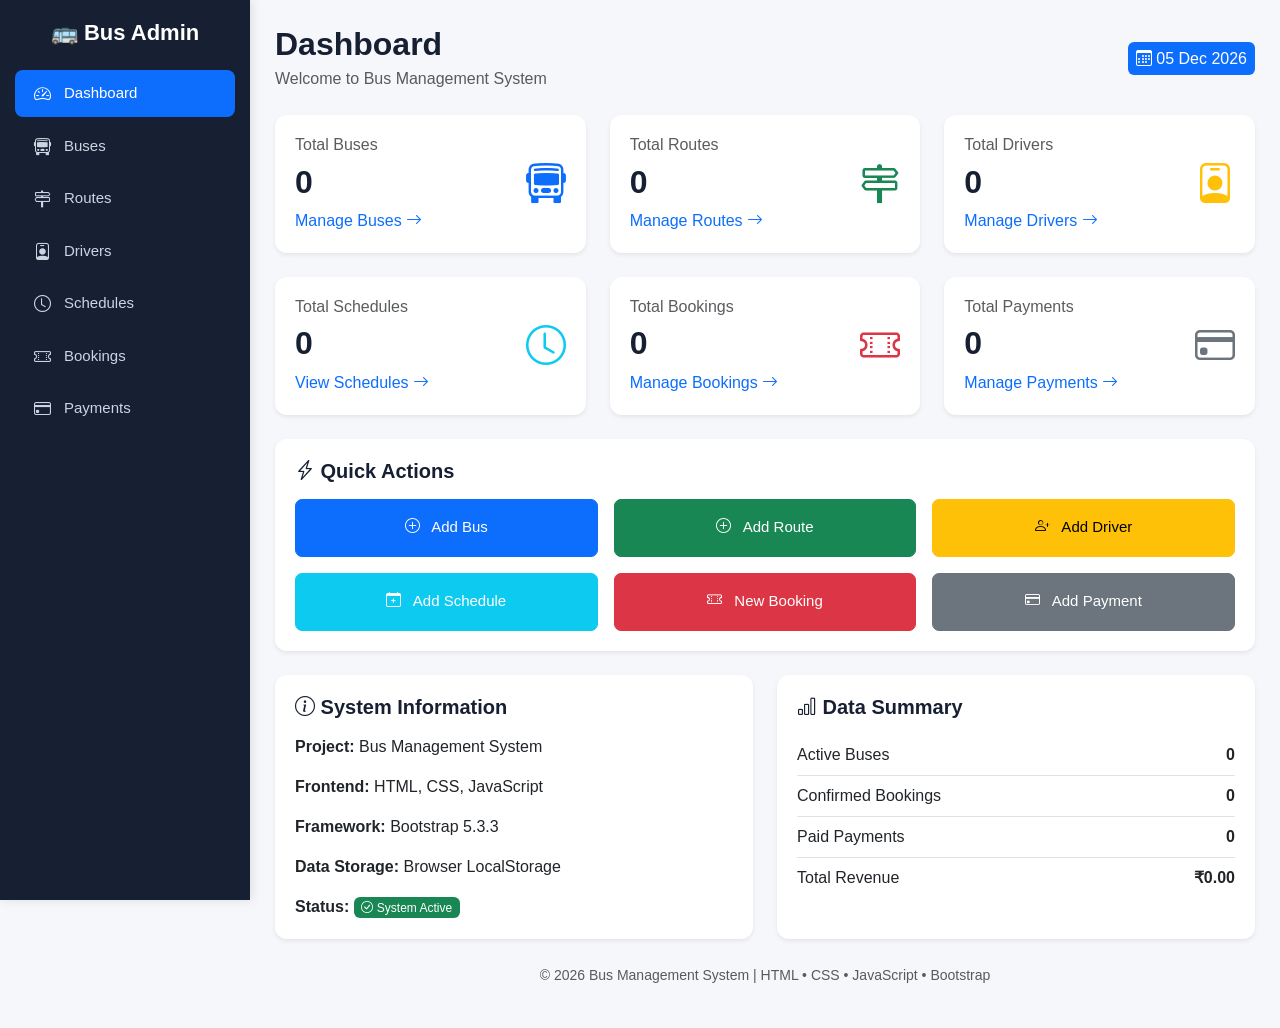
<file: index.html>
<!DOCTYPE html>
<html lang="en">

<head>

    <meta charset="UTF-8">

    <meta name="viewport" content="width=device-width, initial-scale=1.0">

    <title>Bus Management System - Dashboard</title>


    <!-- =====================================================
         BOOTSTRAP 5
    ====================================================== -->

    <link href="https://cdn.jsdelivr.net/npm/bootstrap@5.3.3/dist/css/bootstrap.min.css" rel="stylesheet">


    <!-- =====================================================
         BOOTSTRAP ICONS
    ====================================================== -->

    <link rel="stylesheet" href="https://cdn.jsdelivr.net/npm/bootstrap-icons@1.11.3/font/bootstrap-icons.min.css">


    <!-- =====================================================
         PROJECT CSS
    ====================================================== -->

    <link rel="stylesheet" href="css/style.css">

</head>


<body>


    <!-- =====================================================
         MAIN CONTAINER
    ====================================================== -->

    <div class="d-flex">


        <!-- =================================================
             SIDEBAR
        ================================================== -->

        <div class="sidebar">


            <!-- LOGO / TITLE -->

            <h3 class="text-center mb-4">
                🚌 Bus Admin
            </h3>


            <!-- =================================================
                 NAVIGATION
            ================================================== -->

            <a href="index.html" class="active">

                <i class="bi bi-speedometer2"></i>

                <span>
                    Dashboard
                </span>

            </a>


            <a href="buses.html">

                <i class="bi bi-bus-front"></i>

                <span>
                    Buses
                </span>

            </a>


            <a href="routes.html">

                <i class="bi bi-signpost-2"></i>

                <span>
                    Routes
                </span>

            </a>


            <a href="drivers.html">

                <i class="bi bi-person-badge"></i>

                <span>
                    Drivers
                </span>

            </a>


            <a href="schedules.html">

                <i class="bi bi-clock"></i>

                <span>
                    Schedules
                </span>

            </a>


            <a href="bookings.html">

                <i class="bi bi-ticket-perforated"></i>

                <span>
                    Bookings
                </span>

            </a>


            <a href="payments.html">

                <i class="bi bi-credit-card"></i>

                <span>
                    Payments
                </span>

            </a>


        </div>


        <!-- =================================================
             MAIN CONTENT
        ================================================== -->

        <div class="main-content">


            <!-- =================================================
                 HEADER
            ================================================== -->

            <div class="d-flex justify-content-between align-items-center mb-4">


                <div>

                    <h2 class="fw-bold mb-1">
                        Dashboard
                    </h2>

                    <p class="text-muted mb-0">
                        Welcome to Bus Management System
                    </p>

                </div>


                <!-- CURRENT DATE -->

                <div>

                    <span class="badge bg-primary fs-6 p-2">

                        <i class="bi bi-calendar3"></i>

                        <span id="currentDate">
                            Loading...
                        </span>

                    </span>

                </div>


            </div>


            <!-- =================================================
                 STATISTICS CARDS
            ================================================== -->

            <div class="row g-4 mb-4">


                <!-- =================================================
                     TOTAL BUSES
                ================================================== -->

                <div class="col-md-6 col-lg-4">

                    <div class="card shadow-sm border-0 h-100">

                        <div class="card-body">

                            <div class="d-flex justify-content-between align-items-center">

                                <div>

                                    <h6 class="text-muted mb-2">
                                        Total Buses
                                    </h6>

                                    <h2 class="fw-bold mb-2" id="totalBuses">
                                        0
                                    </h2>

                                    <a href="buses.html" class="text-decoration-none">

                                        Manage Buses

                                        <i class="bi bi-arrow-right"></i>

                                    </a>

                                </div>


                                <div class="fs-1 text-primary">

                                    <i class="bi bi-bus-front"></i>

                                </div>

                            </div>

                        </div>

                    </div>

                </div>


                <!-- =================================================
                     TOTAL ROUTES
                ================================================== -->

                <div class="col-md-6 col-lg-4">

                    <div class="card shadow-sm border-0 h-100">

                        <div class="card-body">

                            <div class="d-flex justify-content-between align-items-center">

                                <div>

                                    <h6 class="text-muted mb-2">
                                        Total Routes
                                    </h6>

                                    <h2 class="fw-bold mb-2" id="totalRoutes">
                                        0
                                    </h2>

                                    <a href="routes.html" class="text-decoration-none">

                                        Manage Routes

                                        <i class="bi bi-arrow-right"></i>

                                    </a>

                                </div>


                                <div class="fs-1 text-success">

                                    <i class="bi bi-signpost-2"></i>

                                </div>

                            </div>

                        </div>

                    </div>

                </div>


                <!-- =================================================
                     TOTAL DRIVERS
                ================================================== -->

                <div class="col-md-6 col-lg-4">

                    <div class="card shadow-sm border-0 h-100">

                        <div class="card-body">

                            <div class="d-flex justify-content-between align-items-center">

                                <div>

                                    <h6 class="text-muted mb-2">
                                        Total Drivers
                                    </h6>

                                    <h2 class="fw-bold mb-2" id="totalDrivers">
                                        0
                                    </h2>

                                    <a href="drivers.html" class="text-decoration-none">

                                        Manage Drivers

                                        <i class="bi bi-arrow-right"></i>

                                    </a>

                                </div>


                                <div class="fs-1 text-warning">

                                    <i class="bi bi-person-badge"></i>

                                </div>

                            </div>

                        </div>

                    </div>

                </div>


                <!-- =================================================
                     TOTAL SCHEDULES
                ================================================== -->

                <div class="col-md-6 col-lg-4">

                    <div class="card shadow-sm border-0 h-100">

                        <div class="card-body">

                            <div class="d-flex justify-content-between align-items-center">

                                <div>

                                    <h6 class="text-muted mb-2">
                                        Total Schedules
                                    </h6>

                                    <h2 class="fw-bold mb-2" id="totalSchedules">
                                        0
                                    </h2>

                                    <a href="schedules.html" class="text-decoration-none">

                                        View Schedules

                                        <i class="bi bi-arrow-right"></i>

                                    </a>

                                </div>


                                <div class="fs-1 text-info">

                                    <i class="bi bi-clock"></i>

                                </div>

                            </div>

                        </div>

                    </div>

                </div>


                <!-- =================================================
                     TOTAL BOOKINGS
                ================================================== -->

                <div class="col-md-6 col-lg-4">

                    <div class="card shadow-sm border-0 h-100">

                        <div class="card-body">

                            <div class="d-flex justify-content-between align-items-center">

                                <div>

                                    <h6 class="text-muted mb-2">
                                        Total Bookings
                                    </h6>

                                    <h2 class="fw-bold mb-2" id="totalBookings">
                                        0
                                    </h2>

                                    <a href="bookings.html" class="text-decoration-none">

                                        Manage Bookings

                                        <i class="bi bi-arrow-right"></i>

                                    </a>

                                </div>


                                <div class="fs-1 text-danger">

                                    <i class="bi bi-ticket-perforated"></i>

                                </div>

                            </div>

                        </div>

                    </div>

                </div>


                <!-- =================================================
                     TOTAL PAYMENTS
                ================================================== -->

                <div class="col-md-6 col-lg-4">

                    <div class="card shadow-sm border-0 h-100">

                        <div class="card-body">

                            <div class="d-flex justify-content-between align-items-center">

                                <div>

                                    <h6 class="text-muted mb-2">
                                        Total Payments
                                    </h6>

                                    <h2 class="fw-bold mb-2" id="totalPayments">
                                        0
                                    </h2>

                                    <a href="payments.html" class="text-decoration-none">

                                        Manage Payments

                                        <i class="bi bi-arrow-right"></i>

                                    </a>

                                </div>


                                <div class="fs-1 text-secondary">

                                    <i class="bi bi-credit-card"></i>

                                </div>

                            </div>

                        </div>

                    </div>

                </div>


            </div>


            <!-- =================================================
                 QUICK ACTIONS
            ================================================== -->

            <div class="card shadow-sm border-0 mb-4">

                <div class="card-body">


                    <h5 class="fw-bold mb-3">

                        <i class="bi bi-lightning-charge"></i> Quick Actions

                    </h5>


                    <div class="row g-3">


                        <!-- ADD BUS -->

                        <div class="col-md-4">

                            <a href="buses.html" class="btn btn-primary w-100 p-3">

                                <i class="bi bi-plus-circle me-2"></i> Add Bus

                            </a>

                        </div>


                        <!-- ADD ROUTE -->

                        <div class="col-md-4">

                            <a href="routes.html" class="btn btn-success w-100 p-3">

                                <i class="bi bi-plus-circle me-2"></i> Add Route

                            </a>

                        </div>


                        <!-- ADD DRIVER -->

                        <div class="col-md-4">

                            <a href="drivers.html" class="btn btn-warning w-100 p-3">

                                <i class="bi bi-person-plus me-2"></i> Add Driver

                            </a>

                        </div>


                        <!-- ADD SCHEDULE -->

                        <div class="col-md-4">

                            <a href="schedules.html" class="btn btn-info text-white w-100 p-3">

                                <i class="bi bi-calendar-plus me-2"></i> Add Schedule

                            </a>

                        </div>


                        <!-- NEW BOOKING -->

                        <div class="col-md-4">

                            <a href="bookings.html" class="btn btn-danger w-100 p-3">

                                <i class="bi bi-ticket-perforated me-2"></i> New Booking

                            </a>

                        </div>


                        <!-- ADD PAYMENT -->

                        <div class="col-md-4">

                            <a href="payments.html" class="btn btn-secondary w-100 p-3">

                                <i class="bi bi-credit-card me-2"></i> Add Payment

                            </a>

                        </div>


                    </div>

                </div>

            </div>


            <!-- =================================================
                 SYSTEM INFORMATION + DATA SUMMARY
            ================================================== -->

            <div class="row g-4">


                <!-- =================================================
                     SYSTEM INFORMATION
                ================================================== -->

                <div class="col-lg-6">

                    <div class="card shadow-sm border-0 h-100">

                        <div class="card-body">


                            <h5 class="fw-bold mb-3">

                                <i class="bi bi-info-circle"></i> System Information

                            </h5>


                            <div class="mb-3">

                                <strong>
                                    Project:
                                </strong> Bus Management System

                            </div>


                            <div class="mb-3">

                                <strong>
                                    Frontend:
                                </strong> HTML, CSS, JavaScript

                            </div>


                            <div class="mb-3">

                                <strong>
                                    Framework:
                                </strong> Bootstrap 5.3.3

                            </div>


                            <div class="mb-3">

                                <strong>
                                    Data Storage:
                                </strong> Browser LocalStorage

                            </div>


                            <div>

                                <strong>
                                    Status:
                                </strong>

                                <span class="badge bg-success">

                                    <i class="bi bi-check-circle"></i>

                                    System Active

                                </span>

                            </div>


                        </div>

                    </div>

                </div>


                <!-- =================================================
                     DATA SUMMARY
                ================================================== -->

                <div class="col-lg-6">

                    <div class="card shadow-sm border-0 h-100">

                        <div class="card-body">


                            <h5 class="fw-bold mb-3">

                                <i class="bi bi-bar-chart"></i> Data Summary

                            </h5>


                            <!-- ACTIVE BUSES -->

                            <div class="d-flex justify-content-between border-bottom py-2">

                                <span>
                                    Active Buses
                                </span>

                                <strong id="activeBuses">
                                    0
                                </strong>

                            </div>


                            <!-- CONFIRMED BOOKINGS -->

                            <div class="d-flex justify-content-between border-bottom py-2">

                                <span>
                                    Confirmed Bookings
                                </span>

                                <strong id="confirmedBookings">
                                    0
                                </strong>

                            </div>


                            <!-- PAID PAYMENTS -->

                            <div class="d-flex justify-content-between border-bottom py-2">

                                <span>
                                    Paid Payments
                                </span>

                                <strong id="paidPayments">
                                    0
                                </strong>

                            </div>


                            <!-- TOTAL REVENUE -->

                            <div class="d-flex justify-content-between py-2">

                                <span>
                                    Total Revenue
                                </span>

                                <strong id="totalRevenue">
                                    ₹0.00
                                </strong>

                            </div>


                        </div>

                    </div>

                </div>


            </div>


            <!-- =================================================
                 FOOTER
            ================================================== -->

            <div class="text-center text-muted mt-4 mb-3">

                <small>

                    © 2026 Bus Management System

                    |

                    HTML • CSS • JavaScript • Bootstrap

                </small>

            </div>


        </div>

    </div>


    <!-- =====================================================
         BOOTSTRAP JAVASCRIPT
    ====================================================== -->

    <script src="https://cdn.jsdelivr.net/npm/bootstrap@5.3.3/dist/js/bootstrap.bundle.min.js">
    </script>


    <!-- =====================================================
         DASHBOARD JAVASCRIPT
    ====================================================== -->

    <script src="js/dashboard.js"></script>


</body>

</html>
</file>
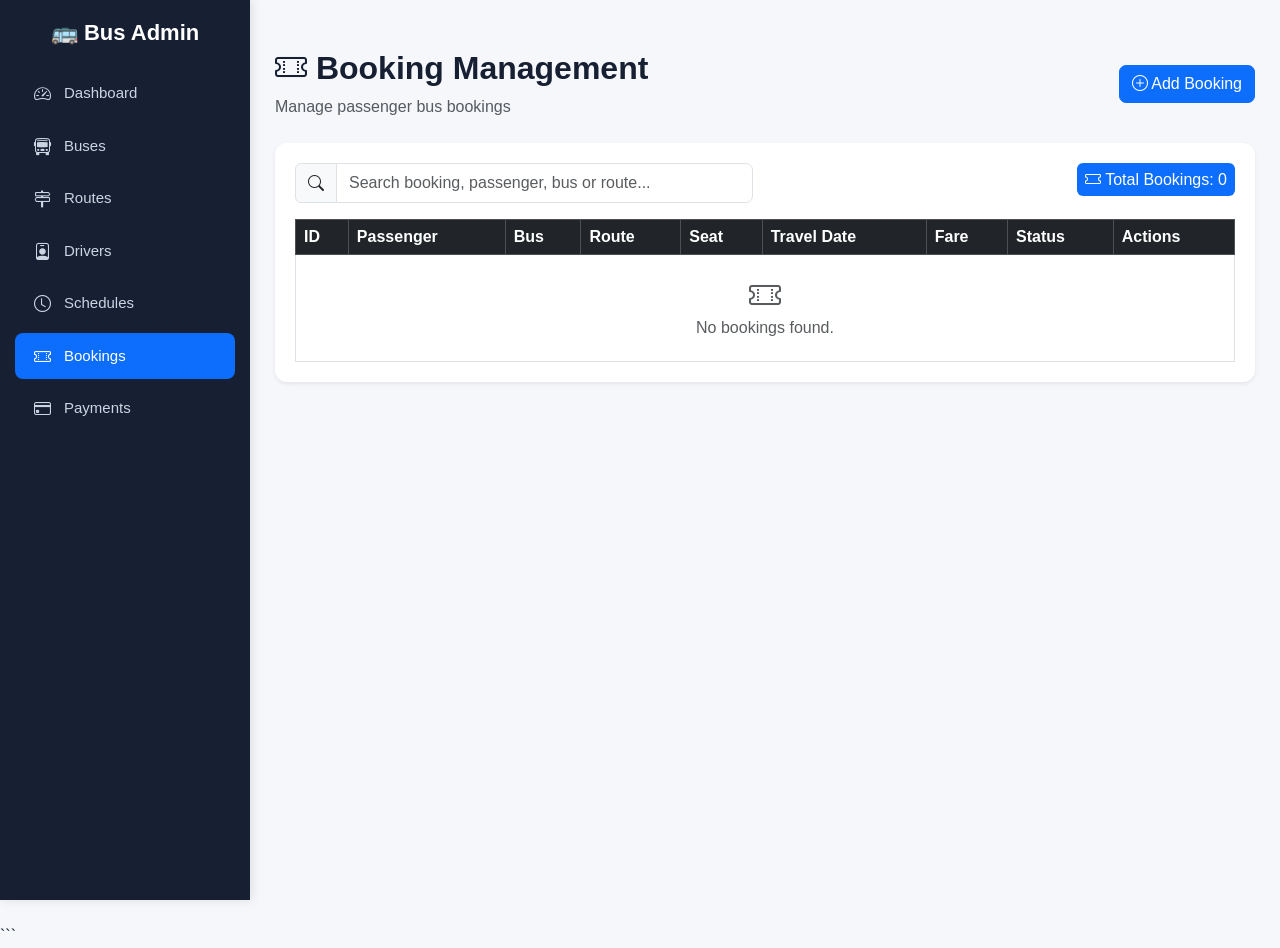
<file: bookings.html>
```html
<!DOCTYPE html>
<html lang="en">

<head>

    <meta charset="UTF-8">

    <meta name="viewport" content="width=device-width, initial-scale=1.0">

    <title>Booking Management - Bus Management System</title>


    <!-- Bootstrap 5 -->
    <link href="https://cdn.jsdelivr.net/npm/bootstrap@5.3.3/dist/css/bootstrap.min.css" rel="stylesheet">


    <!-- Bootstrap Icons -->
    <link rel="stylesheet" href="https://cdn.jsdelivr.net/npm/bootstrap-icons@1.11.3/font/bootstrap-icons.min.css">


    <!-- Project CSS -->
    <link rel="stylesheet" href="css/style.css">

</head>


<body>


    <!-- =====================================================
     MAIN LAYOUT
===================================================== -->

    <div class="d-flex">


        <!-- =================================================
         SIDEBAR
    ================================================== -->

        <div class="sidebar">

            <h3 class="text-center mb-4">
                🚌 Bus Admin
            </h3>


            <a href="index.html">

                <i class="bi bi-speedometer2"></i> Dashboard

            </a>


            <a href="buses.html">

                <i class="bi bi-bus-front"></i> Buses

            </a>


            <a href="routes.html">

                <i class="bi bi-signpost-2"></i> Routes

            </a>


            <a href="drivers.html">

                <i class="bi bi-person-badge"></i> Drivers

            </a>


            <a href="schedules.html">

                <i class="bi bi-clock"></i> Schedules

            </a>


            <a href="bookings.html" class="active">

                <i class="bi bi-ticket-perforated"></i> Bookings

            </a>


            <a href="payments.html">

                <i class="bi bi-credit-card"></i> Payments

            </a>

        </div>



        <!-- =================================================
         MAIN CONTENT
    ================================================== -->

        <div class="main-content">


            <!-- =================================================
             PAGE HEADER
        ================================================== -->

            <div class="d-flex justify-content-between align-items-center mb-4">

                <div>

                    <h2 class="fw-bold">

                        <i class="bi bi-ticket-perforated"></i> Booking Management

                    </h2>

                    <p class="text-muted mb-0">

                        Manage passenger bus bookings

                    </p>

                </div>


                <button type="button" class="btn btn-primary" data-bs-toggle="modal" data-bs-target="#bookingModal" onclick="clearBookingForm()">

                <i class="bi bi-plus-circle"></i>

                Add Booking

            </button>

            </div>



            <!-- =================================================
             BOOKING TABLE CARD
        ================================================== -->

            <div class="card shadow-sm border-0">

                <div class="card-body">


                    <!-- SEARCH -->

                    <div class="row mb-3">

                        <div class="col-md-6">

                            <div class="input-group">

                                <span class="input-group-text">

                                <i
                                    class="bi bi-search">
                                </i>

                            </span>


                                <input type="text" id="bookingSearch" class="form-control" placeholder="Search booking, passenger, bus or route..." onkeyup="searchBookings()">

                            </div>

                        </div>


                        <div class="col-md-6 text-md-end mt-2 mt-md-0">

                            <span class="badge bg-primary fs-6 p-2">

                            <i
                                class="bi bi-ticket">
                            </i>

                            Total Bookings:

                            <span id="bookingCount">
                                0
                            </span>

                            </span>

                        </div>

                    </div>



                    <!-- TABLE -->

                    <div class="table-responsive">

                        <table class="table table-hover table-bordered align-middle">

                            <thead class="table-dark">

                                <tr>

                                    <th>
                                        ID
                                    </th>

                                    <th>
                                        Passenger
                                    </th>

                                    <th>
                                        Bus
                                    </th>

                                    <th>
                                        Route
                                    </th>

                                    <th>
                                        Seat
                                    </th>

                                    <th>
                                        Travel Date
                                    </th>

                                    <th>
                                        Fare
                                    </th>

                                    <th>
                                        Status
                                    </th>

                                    <th>
                                        Actions
                                    </th>

                                </tr>

                            </thead>


                            <tbody id="bookingTable">

                            </tbody>

                        </table>

                    </div>

                </div>

            </div>

        </div>

    </div>



    <!-- =====================================================
     ADD / EDIT BOOKING MODAL
===================================================== -->

    <div class="modal fade" id="bookingModal" tabindex="-1" aria-hidden="true">


        <div class="modal-dialog modal-lg modal-dialog-centered">


            <div class="modal-content">


                <!-- MODAL HEADER -->

                <div class="modal-header">

                    <h5 class="modal-title fw-bold">

                        <i class="bi bi-ticket-perforated">
                    </i> Add / Edit Booking

                    </h5>


                    <button type="button" class="btn-close" data-bs-dismiss="modal" aria-label="Close">

                </button>

                </div>



                <!-- MODAL BODY -->

                <div class="modal-body">


                    <!-- HIDDEN ID -->

                    <input type="hidden" id="bookingId">



                    <!-- PASSENGER -->

                    <div class="mb-3">

                        <label for="passenger" class="form-label fw-semibold">

                        Passenger Name
                        <span class="text-danger">*</span>

                    </label>


                        <input type="text" id="passenger" class="form-control" placeholder="Enter passenger name" autocomplete="off">

                    </div>



                    <!-- BUS + ROUTE -->

                    <div class="row">


                        <div class="col-md-6 mb-3">

                            <label for="bookingBus" class="form-label fw-semibold">

                            Bus Number
                            <span class="text-danger">*</span>

                        </label>


                            <input type="text" id="bookingBus" class="form-control" placeholder="TN-01-AB-1234" autocomplete="off">

                        </div>



                        <div class="col-md-6 mb-3">

                            <label for="bookingRoute" class="form-label fw-semibold">

                            Route
                            <span class="text-danger">*</span>

                        </label>


                            <input type="text" id="bookingRoute" class="form-control" placeholder="Chennai - Pondicherry" autocomplete="off">

                        </div>

                    </div>



                    <!-- SEAT + DATE -->

                    <div class="row">


                        <div class="col-md-6 mb-3">

                            <label for="seat" class="form-label fw-semibold">

                            Seat Number

                        </label>


                            <input type="text" id="seat" class="form-control" placeholder="A12" autocomplete="off">

                        </div>



                        <div class="col-md-6 mb-3">

                            <label for="travelDate" class="form-label fw-semibold">

                            Travel Date

                        </label>


                            <input type="date" id="travelDate" class="form-control">

                        </div>

                    </div>



                    <!-- FARE + STATUS -->

                    <div class="row">


                        <div class="col-md-6 mb-3">

                            <label for="bookingFare" class="form-label fw-semibold">

                            Fare (₹)

                        </label>


                            <div class="input-group">

                                <span class="input-group-text">

                                ₹

                            </span>


                                <input type="number" id="bookingFare" class="form-control" placeholder="450" min="0" step="0.01">

                            </div>

                        </div>



                        <div class="col-md-6 mb-3">

                            <label for="bookingStatus" class="form-label fw-semibold">

                            Booking Status

                        </label>


                            <select id="bookingStatus" class="form-select">

                            <option value="Confirmed">
                                Confirmed
                            </option>

                            <option value="Pending">
                                Pending
                            </option>

                            <option value="Cancelled">
                                Cancelled
                            </option>

                        </select>

                        </div>

                    </div>


                </div>



                <!-- MODAL FOOTER -->

                <div class="modal-footer">


                    <button type="button" class="btn btn-secondary" data-bs-dismiss="modal">

                    <i
                        class="bi bi-x-circle">
                    </i>

                    Cancel

                </button>


                    <button type="button" class="btn btn-primary" onclick="saveBooking()">

                    <i
                        class="bi bi-check-circle">
                    </i>

                    Save Booking

                </button>

                </div>


            </div>

        </div>

    </div>



    <!-- =====================================================
     BOOTSTRAP JS
===================================================== -->

    <script src="https://cdn.jsdelivr.net/npm/bootstrap@5.3.3/dist/js/bootstrap.bundle.min.js">
    </script>



    <!-- =====================================================
     BOOKINGS JS
===================================================== -->

    <script src="js/bookings.js">
    </script>



    <!-- =====================================================
     BOOKING COUNT
===================================================== -->

    <script>
        document.addEventListener(
            "DOMContentLoaded",
            function() {

                updateBookingCount();

            }
        );


        function updateBookingCount() {

            const countElement =
                document.getElementById(
                    "bookingCount"
                );


            if (!countElement) {

                return;

            }


            try {

                const bookings =
                    JSON.parse(
                        localStorage.getItem(
                            "bookings"
                        )
                    ) || [];


                countElement.textContent =
                    Array.isArray(bookings) ?
                    bookings.length :
                    0;

            } catch (error) {

                console.error(
                    "Booking count error:",
                    error
                );

                countElement.textContent =
                    "0";

            }

        }
    </script>


</body>

</html>
```
</file>
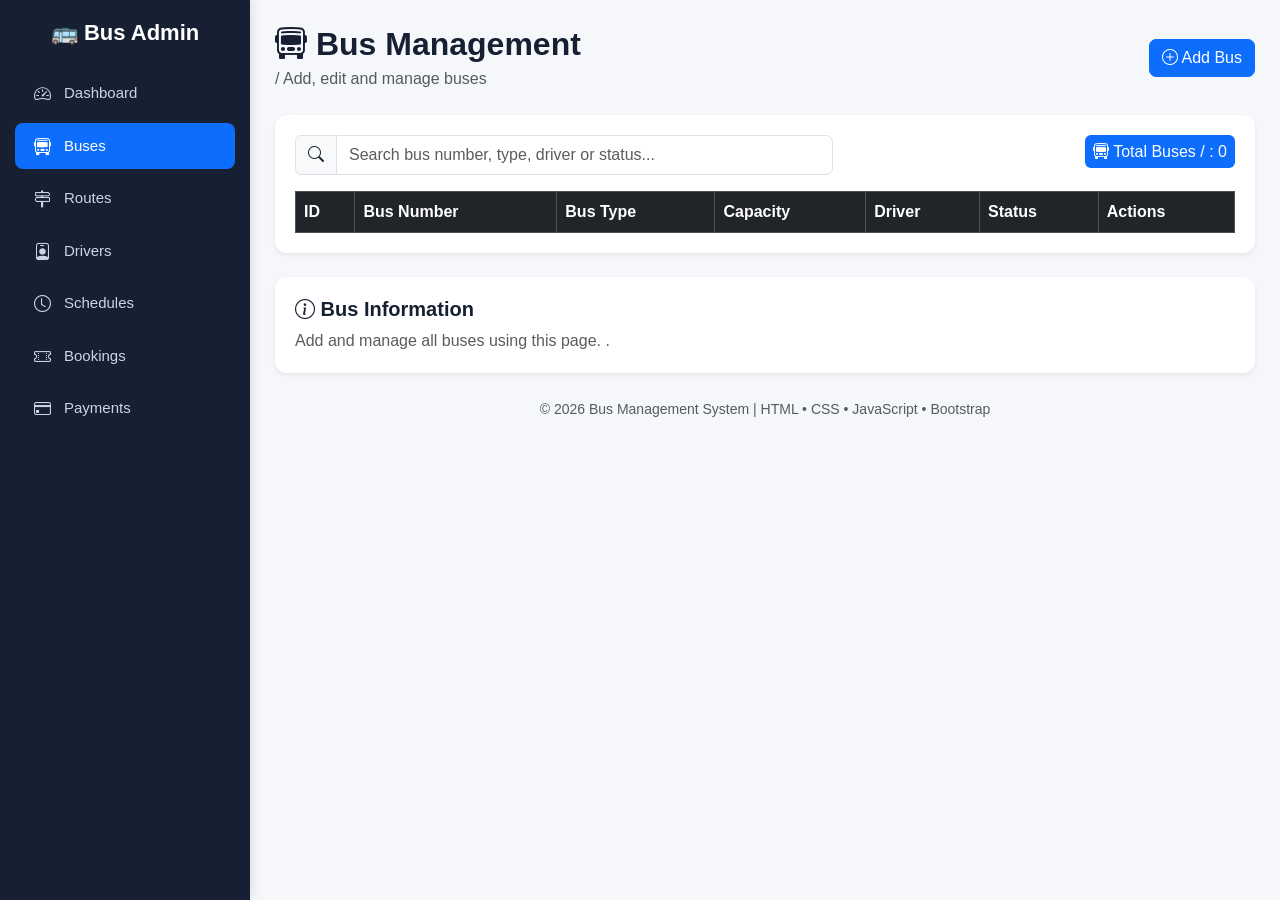
<file: buses.html>
<!DOCTYPE html>
<html lang="en">

<head>
    <meta charset="UTF-8">
    <meta name="viewport" content="width=device-width, initial-scale=1.0">

    <title>Bus Management - Bus Management System</title>

    <!-- Bootstrap 5 -->
    <link href="https://cdn.jsdelivr.net/npm/bootstrap@5.3.3/dist/css/bootstrap.min.css" rel="stylesheet">

    <!-- Bootstrap Icons -->
    <link rel="stylesheet" href="https://cdn.jsdelivr.net/npm/bootstrap-icons@1.11.3/font/bootstrap-icons.min.css">

    <!-- Project CSS -->
    <link rel="stylesheet" href="css/style.css">
</head>

<body>

    <!-- =====================================================
         MAIN LAYOUT
    ====================================================== -->

    <div class="d-flex">

        <!-- =================================================
             SIDEBAR
        ================================================== -->

        <div class="sidebar">

            <h3 class="text-center mb-4">
                🚌 Bus Admin
            </h3>

            <a href="index.html">
                <i class="bi bi-speedometer2"></i>
                <span>Dashboard</span>
            </a>

            <a href="buses.html" class="active">
                <i class="bi bi-bus-front"></i>
                <span>Buses</span>
            </a>

            <a href="routes.html">
                <i class="bi bi-signpost-2"></i>
                <span>Routes</span>
            </a>

            <a href="drivers.html">
                <i class="bi bi-person-badge"></i>
                <span>Drivers</span>
            </a>

            <a href="schedules.html">
                <i class="bi bi-clock"></i>
                <span>Schedules</span>
            </a>

            <a href="bookings.html">
                <i class="bi bi-ticket-perforated"></i>
                <span>Bookings</span>
            </a>

            <a href="payments.html">
                <i class="bi bi-credit-card"></i>
                <span>Payments</span>
            </a>

        </div>


        <!-- =================================================
             MAIN CONTENT
        ================================================== -->

        <div class="main-content">

            <!-- HEADER -->

            <div class="d-flex justify-content-between align-items-center mb-4">

                <div>

                    <h2 class="fw-bold mb-1">
                        <i class="bi bi-bus-front"></i> Bus Management
                    </h2>

                    <p class="text-muted mb-0">
                          / Add, edit and manage buses
                    </p>

                </div>

                <button type="button" class="btn btn-primary" data-bs-toggle="modal" data-bs-target="#busModal" onclick="clearBusForm()">

                    <i class="bi bi-plus-circle"></i>
                    Add Bus</button>

            </div>


            <!-- =================================================
                 BUS TABLE CARD
            ================================================== -->

            <div class="card shadow-sm border-0">

                <div class="card-body">

                    <!-- SEARCH + COUNT -->

                    <div class="row mb-3">

                        <div class="col-md-7">

                            <div class="input-group">

                                <span class="input-group-text">
                                    <i class="bi bi-search"></i>
                                </span>

                                <input type="text" id="busSearch" class="form-control" placeholder="Search bus number, type, driver or status..." onkeyup="searchBuses()">

                            </div>

                        </div>


                        <div class="col-md-5 text-md-end mt-2 mt-md-0">

                            <span class="badge bg-primary fs-6 p-2">

                                <i class="bi bi-bus-front"></i>

                                Total Buses /  :

                                <span id="busCount">
                                    0
                                </span>

                            </span>

                        </div>

                    </div>


                    <!-- =================================================
                         TABLE
                    ================================================== -->

                    <div class="table-responsive">

                        <table class="table table-hover table-bordered align-middle">

                            <thead class="table-dark">

                                <tr>

                                    <th>ID</th>

                                    <th>Bus Number</th>

                                    <th>Bus Type</th>

                                    <th>Capacity</th>

                                    <th>Driver</th>

                                    <th>Status</th>

                                    <th>Actions</th>

                                </tr>

                            </thead>

                            <tbody id="busTable">
                            </tbody>

                        </table>

                    </div>

                </div>

            </div>


            <!-- =================================================
                 INFORMATION CARD
            ================================================== -->

            <div class="card shadow-sm border-0 mt-4">

                <div class="card-body">

                    <h5 class="fw-bold">
                        <i class="bi bi-info-circle"></i> Bus Information</h5>

                    <p class="text-muted mb-0">
                        Add and manage all buses using this page.      .
                    </p>

                </div>

            </div>


            <!-- FOOTER -->

            <div class="text-center text-muted mt-4 mb-3">

                <small>
                    © 2026 Bus Management System
                    | HTML • CSS • JavaScript • Bootstrap
                </small>

            </div>

        </div>

    </div>


    <!-- =====================================================
         ADD / EDIT BUS MODAL
    ====================================================== -->

    <div class="modal fade" id="busModal" tabindex="-1" aria-hidden="true">

        <div class="modal-dialog modal-lg modal-dialog-centered">

            <div class="modal-content">

                <!-- MODAL HEADER -->

                <div class="modal-header">

                    <h5 class="modal-title fw-bold">

                        <i class="bi bi-bus-front"></i> Add / Edit Bus
                        <small class="text-muted">
                            </small>

                    </h5>

                    <button type="button" class="btn-close" data-bs-dismiss="modal" aria-label="Close">
                    </button>

                </div>


                <!-- MODAL BODY -->

                <div class="modal-body">

                    <!-- HIDDEN ID -->

                    <input type="hidden" id="busId">


                    <!-- BUS NUMBER -->

                    <div class="mb-3">

                        <label for="busNumber" class="form-label fw-semibold">

                            Bus Number<span class="text-danger">
                                *
                            </span>

                        </label>

                        <input type="text" id="busNumber" class="form-control" placeholder="TN-01-AB-1234" autocomplete="off">

                    </div>


                    <!-- BUS TYPE -->

                    <div class="mb-3">

                        <label for="busType" class="form-label fw-semibold">

                            Bus Type</label>

                        <select id="busType" class="form-select">

                            <option value="AC">
                                AC
                            </option>

                            <option value="Non-AC">
                                Non-AC
                            </option>

                            <option value="Volvo">
                                Volvo
                            </option>

                            <option value="Electric">
                                Electric
                            </option>

                        </select>

                    </div>


                    <!-- CAPACITY -->

                    <div class="mb-3">

                        <label for="capacity" class="form-label fw-semibold">

                            Capacity</label>

                        <input type="number" id="capacity" class="form-control" placeholder="50" min="1">

                    </div>


                    <!-- DRIVER -->

                    <div class="mb-3">

                        <label for="driver" class="form-label fw-semibold">

                            Driver Name</label>

                        <input type="text" id="driver" class="form-control" placeholder="Enter driver name /   " autocomplete="off">

                    </div>


                    <!-- STATUS -->

                    <div class="mb-3">

                        <label for="busStatus" class="form-label fw-semibold">

                            Status</label>

                        <select id="busStatus" class="form-select">

                            <option value="Active">
                                Active</option>

                            <option value="Inactive">
                                Inactive</option>

                            <option value="Maintenance">
                                Maintenance</option>

                        </select>

                    </div>

                </div>


                <!-- MODAL FOOTER -->

                <div class="modal-footer">

                    <button type="button" class="btn btn-secondary" data-bs-dismiss="modal">

                        <i class="bi bi-x-circle"></i>

                        Cancel</button>


                    <button type="button" class="btn btn-primary" onclick="saveBus()">

                        <i class="bi bi-check-circle"></i>

                        Save Bus</button>

                </div>

            </div>

        </div>

    </div>


    <!-- =====================================================
         BOOTSTRAP JS
    ====================================================== -->

    <script src="https://cdn.jsdelivr.net/npm/bootstrap@5.3.3/dist/js/bootstrap.bundle.min.js">
    </script>


    <!-- =====================================================
         APP JS
    ====================================================== -->

    <script src="app.js"></script>


    <!-- =====================================================
         BUS JS
    ====================================================== -->

    <script src="js/buses.js"></script>


    <!-- =====================================================
         BUS COUNT
    ====================================================== -->

    <script>
        function updateBusCount() {

            const countElement =
                document.getElementById("busCount");

            if (!countElement) {
                return;
            }

            try {

                const buses =
                    JSON.parse(
                        localStorage.getItem("buses")
                    ) || [];

                countElement.textContent =
                    Array.isArray(buses) ?
                    buses.length :
                    0;

            } catch (error) {

                console.error(
                    "Bus count error:",
                    error
                );

                countElement.textContent = "0";

            }

        }


        document.addEventListener(
            "DOMContentLoaded",
            function() {

                updateBusCount();

            }
        );


        window.addEventListener(
            "storage",
            function() {

                updateBusCount();

            }
        );
    </script>


</body>

</html>
</file>
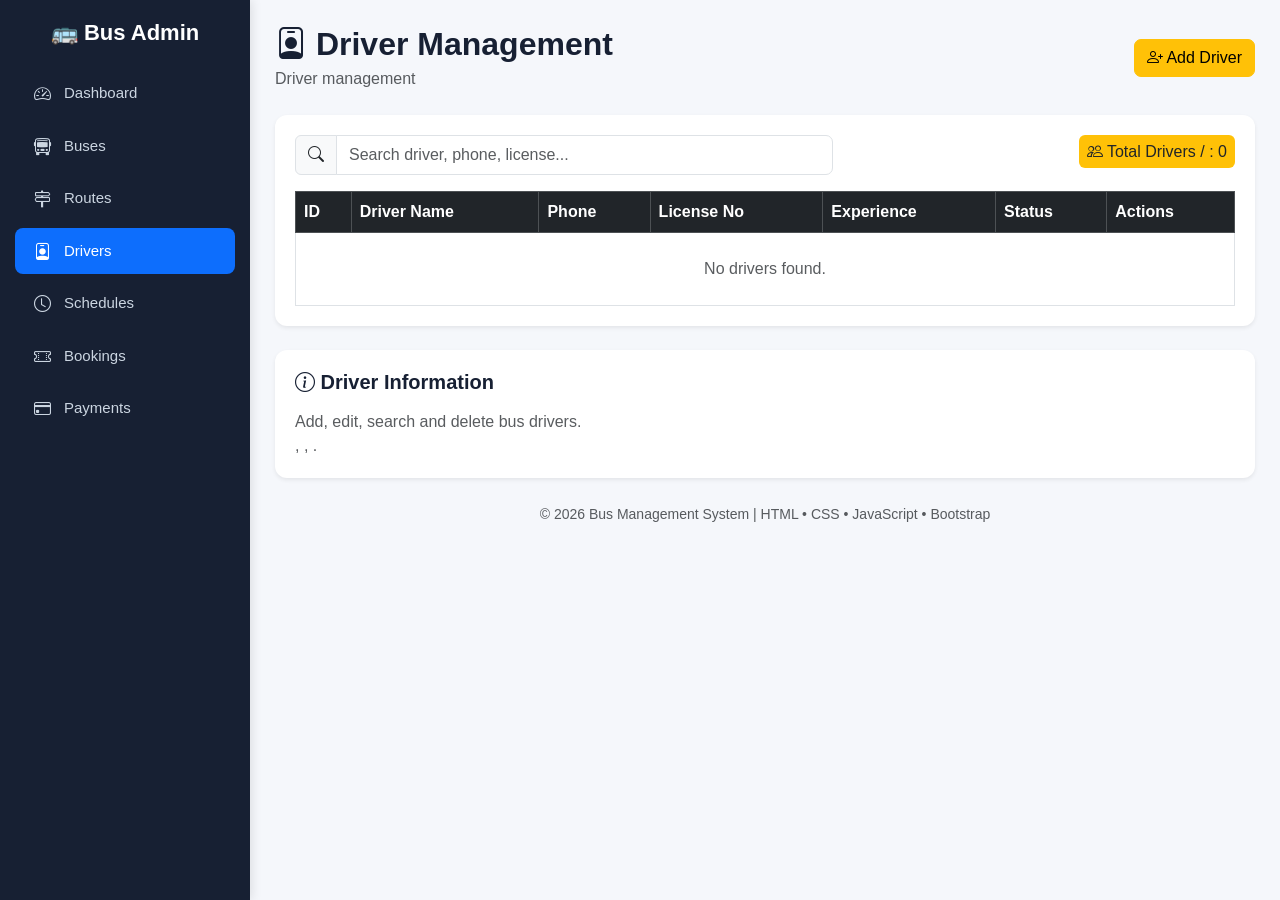
<file: drivers.html>
<!DOCTYPE html>
<html lang="en">

<head>

    <meta charset="UTF-8">

    <meta name="viewport" content="width=device-width, initial-scale=1.0">

    <title>Driver Management - Bus Management System</title>

    <!-- Bootstrap 5 -->
    <link href="https://cdn.jsdelivr.net/npm/bootstrap@5.3.3/dist/css/bootstrap.min.css" rel="stylesheet">

    <!-- Bootstrap Icons -->
    <link rel="stylesheet" href="https://cdn.jsdelivr.net/npm/bootstrap-icons@1.11.3/font/bootstrap-icons.min.css">

    <!-- Project CSS -->
    <link rel="stylesheet" href="css/style.css">

</head>


<body>

    <!-- =====================================================
         MAIN LAYOUT
    ====================================================== -->

    <div class="d-flex">


        <!-- =================================================
             SIDEBAR
        ================================================== -->

        <div class="sidebar">

            <h3 class="text-center mb-4">
                🚌 Bus Admin
            </h3>


            <a href="index.html">

                <i class="bi bi-speedometer2"></i>

                <span>Dashboard</span>

            </a>


            <a href="buses.html">

                <i class="bi bi-bus-front"></i>

                <span>Buses</span>

            </a>


            <a href="routes.html">

                <i class="bi bi-signpost-2"></i>

                <span>Routes</span>

            </a>


            <a href="drivers.html" class="active">

                <i class="bi bi-person-badge"></i>

                <span>Drivers</span>

            </a>


            <a href="schedules.html">

                <i class="bi bi-clock"></i>

                <span>Schedules</span>

            </a>


            <a href="bookings.html">

                <i class="bi bi-ticket-perforated"></i>

                <span>Bookings</span>

            </a>


            <a href="payments.html">

                <i class="bi bi-credit-card"></i>

                <span>Payments</span>

            </a>

        </div>


        <!-- =================================================
             MAIN CONTENT
        ================================================== -->

        <div class="main-content">


            <!-- =================================================
                 HEADER
            ================================================== -->

            <div class="d-flex justify-content-between align-items-center mb-4">

                <div>

                    <h2 class="fw-bold mb-1">

                        <i class="bi bi-person-badge"></i> Driver Management

                    </h2>


                    <p class="text-muted mb-0">

                        Driver management</p>

                </div>


                <button type="button" class="btn btn-warning" data-bs-toggle="modal" data-bs-target="#driverModal" onclick="clearDriverForm()">

                    <i class="bi bi-person-plus"></i>

                    Add Driver</button>

            </div>


            <!-- =================================================
                 DRIVER TABLE CARD
            ================================================== -->

            <div class="card shadow-sm border-0">

                <div class="card-body">


                    <!-- SEARCH -->

                    <div class="row mb-3">

                        <div class="col-md-7">

                            <div class="input-group">

                                <span class="input-group-text">

                                    <i class="bi bi-search"></i>

                                </span>


                                <input type="text" id="driverSearch" class="form-control" placeholder="Search driver, phone, license..." onkeyup="searchDrivers()">

                            </div>

                        </div>


                        <div class="col-md-5 text-md-end mt-2 mt-md-0">

                            <span class="badge bg-warning text-dark fs-6 p-2">

                                <i class="bi bi-people"></i>

                                Total Drivers /

                                 :

                                <span id="driverCount">

                                    0

                                </span>

                            </span>

                        </div>

                    </div>


                    <!-- =================================================
                         DRIVER TABLE
                    ================================================== -->

                    <div class="table-responsive">

                        <table class="table table-hover table-bordered align-middle">

                            <thead class="table-dark">

                                <tr>

                                    <th>
                                        ID
                                    </th>

                                    <th>
                                        Driver Name</th>

                                    <th>
                                        Phone</th>

                                    <th>
                                        License No</th>

                                    <th>
                                        Experience</th>

                                    <th>
                                        Status</th>

                                    <th>
                                        Actions</th>

                                </tr>

                            </thead>


                            <tbody id="driverTable">

                                <!-- JavaScript will load drivers -->

                            </tbody>

                        </table>

                    </div>

                </div>

            </div>


            <!-- =================================================
                 INFORMATION
            ================================================== -->

            <div class="card shadow-sm border-0 mt-4">

                <div class="card-body">

                    <h5 class="fw-bold mb-3">

                        <i class="bi bi-info-circle"></i> Driver Information</h5>


                    <p class="text-muted mb-0">

                        Add, edit, search and delete bus drivers.

                        <br>   , ,   .

                    </p>

                </div>

            </div>


            <!-- =================================================
                 FOOTER
            ================================================== -->

            <div class="text-center text-muted mt-4 mb-3">

                <small>

                    © 2026 Bus Management System

                    | HTML • CSS • JavaScript • Bootstrap

                </small>

            </div>


        </div>

    </div>


    <!-- =====================================================
         ADD / EDIT DRIVER MODAL
    ====================================================== -->

    <div class="modal fade" id="driverModal" tabindex="-1" aria-hidden="true">

        <div class="modal-dialog modal-lg modal-dialog-centered">

            <div class="modal-content">


                <!-- MODAL HEADER -->

                <div class="modal-header">

                    <h5 class="modal-title fw-bold">

                        <i class="bi bi-person-badge"></i> Add Driver

                        <small class="text-muted"></small>

                    </h5>


                    <button type="button" class="btn-close" data-bs-dismiss="modal" aria-label="Close">
                    </button>

                </div>


                <!-- MODAL BODY -->

                <div class="modal-body">


                    <!-- DRIVER ID -->

                    <input type="hidden" id="driverId">


                    <!-- DRIVER NAME -->

                    <div class="mb-3">

                        <label for="driverName" class="form-label fw-semibold">

                            Driver Name<span class="text-danger">
                                *
                            </span>

                        </label>


                        <input type="text" id="driverName" class="form-control" placeholder="Enter driver name" autocomplete="off">

                    </div>


                    <!-- PHONE -->

                    <div class="mb-3">

                        <label for="phone" class="form-label fw-semibold">

                            Phone Number<span class="text-danger">
                                *
                            </span>

                        </label>


                        <input type="tel" id="phone" class="form-control" placeholder="9876543210" maxlength="10" autocomplete="off">

                    </div>


                    <!-- LICENSE -->

                    <div class="mb-3">

                        <label for="licenseNumber" class="form-label fw-semibold">

                            License Number<span class="text-danger">
                                *
                            </span>

                        </label>


                        <input type="text" id="licenseNumber" class="form-control" placeholder="TN01 20260012345" autocomplete="off">

                    </div>


                    <!-- EXPERIENCE -->

                    <div class="mb-3">

                        <label for="experience" class="form-label fw-semibold">

                            Experience (Years) /

                             ()

                        </label>


                        <input type="number" id="experience" class="form-control" placeholder="5" min="0" step="1">

                    </div>


                    <!-- STATUS -->

                    <div class="mb-3">

                        <label for="driverStatus" class="form-label fw-semibold">

                            Status</label>


                        <select id="driverStatus" class="form-select">

                            <option value="Active">

                                Active</option>


                            <option value="Inactive">

                                Inactive</option>

                        </select>

                    </div>


                </div>


                <!-- MODAL FOOTER -->

                <div class="modal-footer">


                    <button type="button" class="btn btn-secondary" data-bs-dismiss="modal">

                        <i class="bi bi-x-circle"></i>

                        Cancel</button>


                    <button type="button" class="btn btn-warning" onclick="saveDriver()">

                        <i class="bi bi-check-circle"></i>

                        Save Driver</button>

                </div>

            </div>

        </div>

    </div>


    <!-- =====================================================
         BOOTSTRAP JS
    ====================================================== -->

    <script src="https://cdn.jsdelivr.net/npm/bootstrap@5.3.3/dist/js/bootstrap.bundle.min.js">
    </script>


    <!-- =====================================================
         APP JS
    ====================================================== -->

    <script src="app.js"></script>


    <!-- =====================================================
         DRIVERS JS
    ====================================================== -->

    <script src="js/drivers.js"></script>


</body>

</html>
</file>
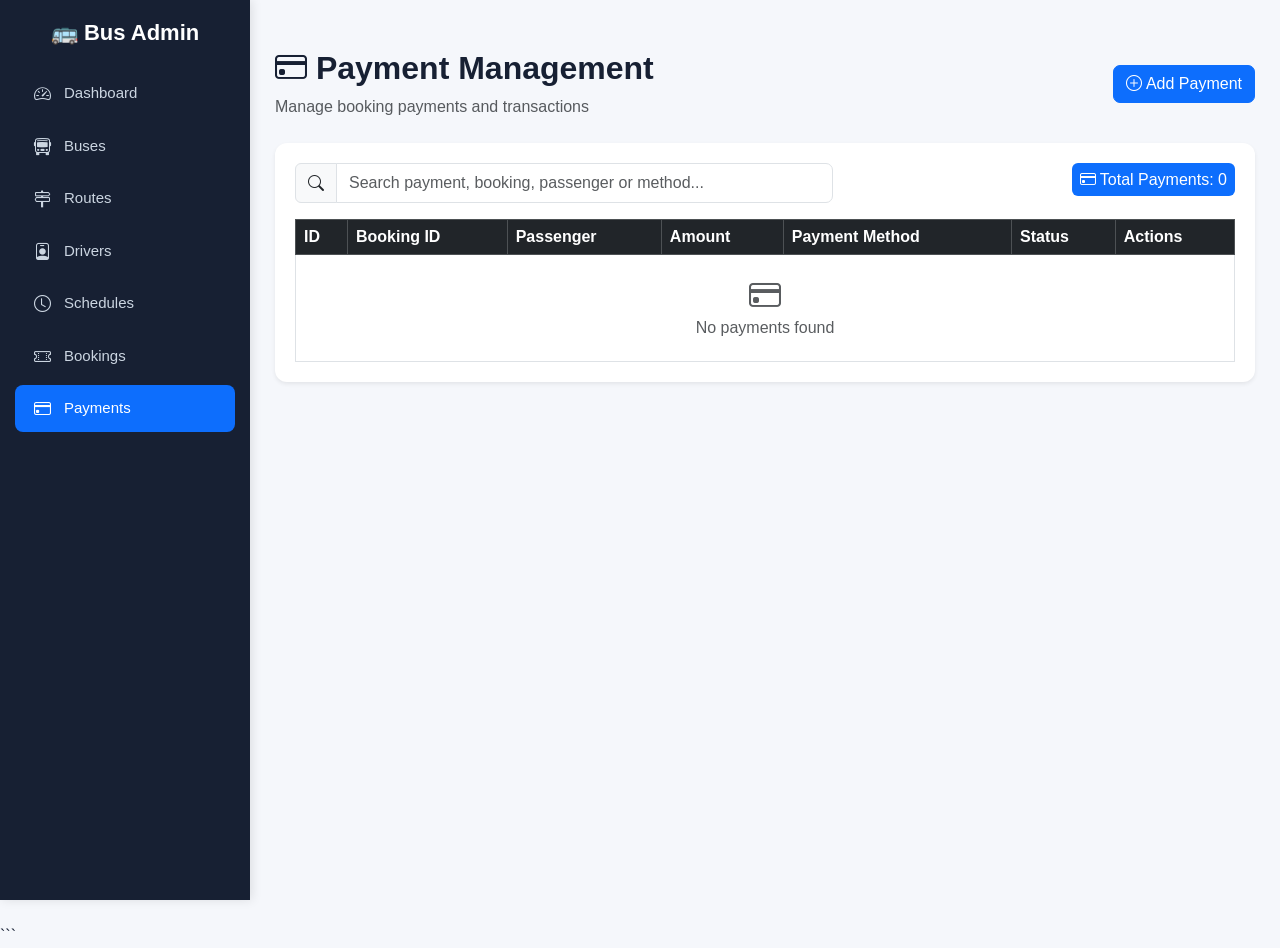
<file: payments.html>
```html
<!DOCTYPE html>
<html lang="en">

<head>

    <meta charset="UTF-8">

    <meta name="viewport" content="width=device-width, initial-scale=1.0">

    <title>Payment Management - Bus Management System</title>


    <!-- Bootstrap 5 -->
    <link href="https://cdn.jsdelivr.net/npm/bootstrap@5.3.3/dist/css/bootstrap.min.css" rel="stylesheet">


    <!-- Bootstrap Icons -->
    <link rel="stylesheet" href="https://cdn.jsdelivr.net/npm/bootstrap-icons@1.11.3/font/bootstrap-icons.min.css">


    <!-- Project CSS -->
    <link rel="stylesheet" href="css/style.css">

</head>


<body>


    <!-- =====================================================
     MAIN LAYOUT
===================================================== -->

    <div class="d-flex">


        <!-- =================================================
         SIDEBAR
    ================================================== -->

        <div class="sidebar">

            <h3 class="text-center mb-4">
                🚌 Bus Admin
            </h3>


            <a href="index.html">

                <i class="bi bi-speedometer2"></i> Dashboard

            </a>


            <a href="buses.html">

                <i class="bi bi-bus-front"></i> Buses

            </a>


            <a href="routes.html">

                <i class="bi bi-signpost-2"></i> Routes

            </a>


            <a href="drivers.html">

                <i class="bi bi-person-badge"></i> Drivers

            </a>


            <a href="schedules.html">

                <i class="bi bi-clock"></i> Schedules

            </a>


            <a href="bookings.html">

                <i class="bi bi-ticket-perforated"></i> Bookings

            </a>


            <a href="payments.html" class="active">

                <i class="bi bi-credit-card"></i> Payments

            </a>

        </div>



        <!-- =================================================
         MAIN CONTENT
    ================================================== -->

        <div class="main-content">


            <!-- =================================================
             PAGE HEADER
        ================================================== -->

            <div class="d-flex justify-content-between align-items-center mb-4">

                <div>

                    <h2 class="fw-bold">

                        <i class="bi bi-credit-card"></i> Payment Management

                    </h2>

                    <p class="text-muted mb-0">

                        Manage booking payments and transactions

                    </p>

                </div>


                <button type="button" class="btn btn-primary" data-bs-toggle="modal" data-bs-target="#paymentModal" onclick="clearPaymentForm()">

                <i class="bi bi-plus-circle"></i>

                Add Payment

            </button>

            </div>



            <!-- =================================================
             PAYMENT TABLE CARD
        ================================================== -->

            <div class="card shadow-sm border-0">

                <div class="card-body">


                    <!-- SEARCH + COUNT -->

                    <div class="row mb-3">


                        <div class="col-md-7">

                            <div class="input-group">

                                <span class="input-group-text">

                                <i
                                    class="bi bi-search">
                                </i>

                            </span>


                                <input type="text" id="paymentSearch" class="form-control" placeholder="Search payment, booking, passenger or method..." onkeyup="searchPayments()">

                            </div>

                        </div>


                        <div class="col-md-5 text-md-end mt-2 mt-md-0">

                            <span class="badge bg-primary fs-6 p-2">

                            <i class="bi bi-credit-card"></i>

                            Total Payments:

                            <span id="paymentCount">
                                0
                            </span>

                            </span>

                        </div>

                    </div>



                    <!-- =================================================
                     PAYMENT TABLE
                ================================================== -->

                    <div class="table-responsive">

                        <table class="table table-hover table-bordered align-middle">

                            <thead class="table-dark">

                                <tr>

                                    <th>
                                        ID
                                    </th>

                                    <th>
                                        Booking ID
                                    </th>

                                    <th>
                                        Passenger
                                    </th>

                                    <th>
                                        Amount
                                    </th>

                                    <th>
                                        Payment Method
                                    </th>

                                    <th>
                                        Status
                                    </th>

                                    <th>
                                        Actions
                                    </th>

                                </tr>

                            </thead>


                            <tbody id="paymentTable">

                            </tbody>

                        </table>

                    </div>

                </div>

            </div>

        </div>

    </div>



    <!-- =====================================================
     ADD / EDIT PAYMENT MODAL
===================================================== -->

    <div class="modal fade" id="paymentModal" tabindex="-1" aria-hidden="true">


        <div class="modal-dialog modal-lg modal-dialog-centered">


            <div class="modal-content">


                <!-- MODAL HEADER -->

                <div class="modal-header">

                    <h5 class="modal-title fw-bold">

                        <i class="bi bi-credit-card">
                    </i> Add / Edit Payment

                    </h5>


                    <button type="button" class="btn-close" data-bs-dismiss="modal" aria-label="Close">

                </button>

                </div>



                <!-- =================================================
                 MODAL BODY
            ================================================== -->

                <div class="modal-body">


                    <!-- HIDDEN PAYMENT ID -->

                    <input type="hidden" id="paymentId">



                    <!-- BOOKING ID -->

                    <div class="mb-3">

                        <label for="paymentBooking" class="form-label fw-semibold">

                        Booking ID

                        <span class="text-danger">
                            *
                        </span>

                    </label>


                        <input type="text" id="paymentBooking" class="form-control" placeholder="Enter Booking ID" autocomplete="off">

                    </div>



                    <!-- PASSENGER -->

                    <div class="mb-3">

                        <label for="paymentPassenger" class="form-label fw-semibold">

                        Passenger Name

                    </label>


                        <input type="text" id="paymentPassenger" class="form-control" placeholder="Enter passenger name" autocomplete="off">

                    </div>



                    <!-- AMOUNT -->

                    <div class="mb-3">

                        <label for="amount" class="form-label fw-semibold">

                        Amount

                        <span class="text-danger">
                            *
                        </span>

                    </label>


                        <div class="input-group">

                            <span class="input-group-text">

                            ₹

                        </span>


                            <input type="number" id="amount" class="form-control" placeholder="450" min="1" step="0.01">

                        </div>

                    </div>



                    <!-- PAYMENT METHOD -->

                    <div class="mb-3">

                        <label for="paymentMethod" class="form-label fw-semibold">

                        Payment Method

                    </label>


                        <select id="paymentMethod" class="form-select">

                        <option value="Cash">
                            Cash
                        </option>

                        <option value="UPI">
                            UPI
                        </option>

                        <option value="Credit Card">
                            Credit Card
                        </option>

                        <option value="Debit Card">
                            Debit Card
                        </option>

                        <option value="Net Banking">
                            Net Banking
                        </option>

                    </select>

                    </div>



                    <!-- PAYMENT STATUS -->

                    <div class="mb-3">

                        <label for="paymentStatus" class="form-label fw-semibold">

                        Payment Status

                    </label>


                        <select id="paymentStatus" class="form-select">

                        <option value="Paid">
                            Paid
                        </option>

                        <option value="Pending">
                            Pending
                        </option>

                        <option value="Refunded">
                            Refunded
                        </option>

                        <option value="Failed">
                            Failed
                        </option>

                    </select>

                    </div>


                </div>



                <!-- =================================================
                 MODAL FOOTER
            ================================================== -->

                <div class="modal-footer">


                    <button type="button" class="btn btn-secondary" data-bs-dismiss="modal">

                    <i
                        class="bi bi-x-circle">
                    </i>

                    Cancel

                </button>


                    <button type="button" class="btn btn-primary" onclick="savePayment()">

                    <i
                        class="bi bi-check-circle">
                    </i>

                    Save Payment

                </button>

                </div>


            </div>

        </div>

    </div>



    <!-- =====================================================
     BOOTSTRAP JS
===================================================== -->

    <script src="https://cdn.jsdelivr.net/npm/bootstrap@5.3.3/dist/js/bootstrap.bundle.min.js">
    </script>



    <!-- =====================================================
     PAYMENT JS
===================================================== -->

    <script src="js/payments.js">
    </script>



    <!-- =====================================================
     PAYMENT COUNT
===================================================== -->

    <script>
        document.addEventListener(
            "DOMContentLoaded",
            function() {

                updatePaymentCount();

            }
        );


        function updatePaymentCount() {

            const countElement =
                document.getElementById(
                    "paymentCount"
                );


            if (!countElement) {

                return;

            }


            try {

                const payments =
                    JSON.parse(
                        localStorage.getItem(
                            "payments"
                        )
                    ) || [];


                countElement.textContent =
                    Array.isArray(payments) ?
                    payments.length :
                    0;

            } catch (error) {

                console.error(
                    "Payment count error:",
                    error
                );

                countElement.textContent =
                    "0";

            }

        }
    </script>


</body>

</html>
```
</file>
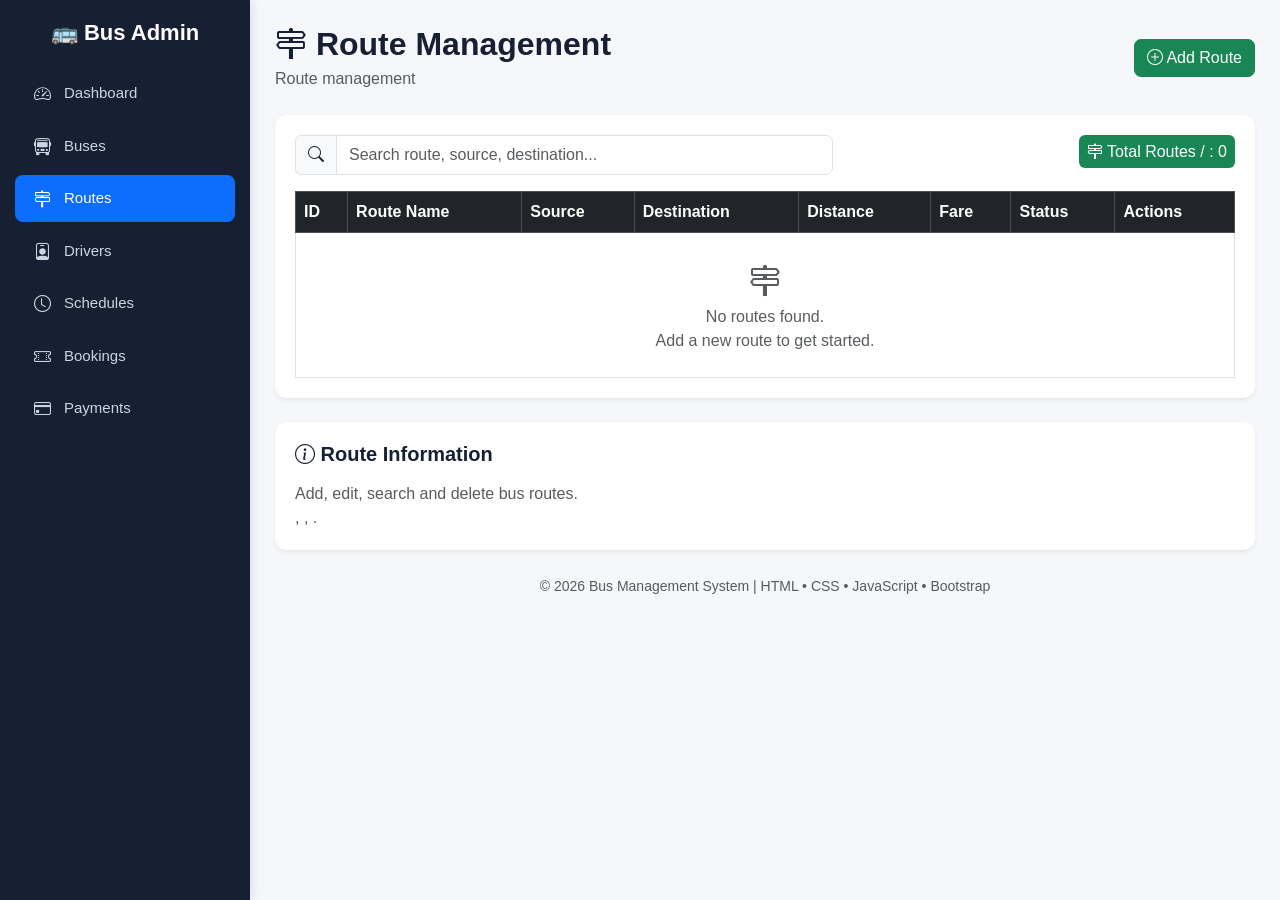
<file: routes.html>
<!DOCTYPE html>
<html lang="en">

<head>

    <meta charset="UTF-8">

    <meta name="viewport" content="width=device-width, initial-scale=1.0">

    <title>Route Management - Bus Management System</title>

    <!-- Bootstrap 5 -->
    <link href="https://cdn.jsdelivr.net/npm/bootstrap@5.3.3/dist/css/bootstrap.min.css" rel="stylesheet">

    <!-- Bootstrap Icons -->
    <link rel="stylesheet" href="https://cdn.jsdelivr.net/npm/bootstrap-icons@1.11.3/font/bootstrap-icons.min.css">

    <!-- Project CSS -->
    <link rel="stylesheet" href="css/style.css">

</head>


<body>


    <!-- =====================================================
         MAIN LAYOUT
    ====================================================== -->

    <div class="d-flex">


        <!-- =================================================
             SIDEBAR
        ================================================== -->

        <div class="sidebar">

            <h3 class="text-center mb-4">
                🚌 Bus Admin
            </h3>


            <a href="index.html">

                <i class="bi bi-speedometer2"></i>

                <span>Dashboard</span>

            </a>


            <a href="buses.html">

                <i class="bi bi-bus-front"></i>

                <span>Buses</span>

            </a>


            <a href="routes.html" class="active">

                <i class="bi bi-signpost-2"></i>

                <span>Routes</span>

            </a>


            <a href="drivers.html">

                <i class="bi bi-person-badge"></i>

                <span>Drivers</span>

            </a>


            <a href="schedules.html">

                <i class="bi bi-clock"></i>

                <span>Schedules</span>

            </a>


            <a href="bookings.html">

                <i class="bi bi-ticket-perforated"></i>

                <span>Bookings</span>

            </a>


            <a href="payments.html">

                <i class="bi bi-credit-card"></i>

                <span>Payments</span>

            </a>

        </div>


        <!-- =================================================
             MAIN CONTENT
        ================================================== -->

        <div class="main-content">


            <!-- =================================================
                 HEADER
            ================================================== -->

            <div class="d-flex justify-content-between align-items-center mb-4">

                <div>

                    <h2 class="fw-bold mb-1">

                        <i class="bi bi-signpost-2"></i> Route Management

                    </h2>


                    <p class="text-muted mb-0">

                        Route management</p>

                </div>


                <button type="button" class="btn btn-success" data-bs-toggle="modal" data-bs-target="#routeModal" onclick="clearRouteForm()">

                    <i class="bi bi-plus-circle"></i>

                    Add Route</button>

            </div>


            <!-- =================================================
                 ROUTE TABLE CARD
            ================================================== -->

            <div class="card shadow-sm border-0">

                <div class="card-body">


                    <!-- SEARCH -->

                    <div class="row mb-3">

                        <div class="col-md-7">

                            <div class="input-group">

                                <span class="input-group-text">

                                    <i class="bi bi-search"></i>

                                </span>


                                <input type="text" id="routeSearch" class="form-control" placeholder="Search route, source, destination..." onkeyup="searchRoutes()">

                            </div>

                        </div>


                        <div class="col-md-5 text-md-end mt-2 mt-md-0">

                            <span class="badge bg-success fs-6 p-2">

                                <i class="bi bi-signpost-2"></i>

                                Total Routes /

                                 :

                                <span id="routeCount">

                                    0

                                </span>

                            </span>

                        </div>

                    </div>


                    <!-- =================================================
                         TABLE
                    ================================================== -->

                    <div class="table-responsive">

                        <table class="table table-hover table-bordered align-middle">

                            <thead class="table-dark">

                                <tr>

                                    <th>
                                        ID
                                    </th>

                                    <th>
                                        Route Name</th>

                                    <th>
                                        Source</th>

                                    <th>
                                        Destination</th>

                                    <th>
                                        Distance</th>

                                    <th>
                                        Fare</th>

                                    <th>
                                        Status</th>

                                    <th>
                                        Actions</th>

                                </tr>

                            </thead>


                            <tbody id="routeTable">

                                <!-- JavaScript will load routes -->

                            </tbody>

                        </table>

                    </div>

                </div>

            </div>


            <!-- =================================================
                 INFORMATION CARD
            ================================================== -->

            <div class="card shadow-sm border-0 mt-4">

                <div class="card-body">

                    <h5 class="fw-bold mb-3">

                        <i class="bi bi-info-circle"></i> Route Information</h5>


                    <p class="text-muted mb-0">

                        Add, edit, search and delete bus routes.

                        <br>   , ,   .

                    </p>

                </div>

            </div>


            <!-- =================================================
                 FOOTER
            ================================================== -->

            <div class="text-center text-muted mt-4 mb-3">

                <small>

                    © 2026 Bus Management System

                    | HTML • CSS • JavaScript • Bootstrap

                </small>

            </div>


        </div>

    </div>


    <!-- =====================================================
         ADD / EDIT ROUTE MODAL
    ====================================================== -->

    <div class="modal fade" id="routeModal" tabindex="-1" aria-hidden="true">

        <div class="modal-dialog modal-lg modal-dialog-centered">

            <div class="modal-content">


                <!-- MODAL HEADER -->

                <div class="modal-header">

                    <h5 class="modal-title fw-bold">

                        <i class="bi bi-signpost-2"></i> Add Route

                        <small class="text-muted"></small>

                    </h5>


                    <button type="button" class="btn-close" data-bs-dismiss="modal" aria-label="Close">
                    </button>

                </div>


                <!-- MODAL BODY -->

                <div class="modal-body">


                    <!-- HIDDEN ID -->

                    <input type="hidden" id="routeId">


                    <!-- ROUTE NAME -->

                    <div class="mb-3">

                        <label for="routeName" class="form-label fw-semibold">

                            Route Name<span class="text-danger">
                                *
                            </span>

                        </label>


                        <input type="text" id="routeName" class="form-control" placeholder="Chennai - Madurai" autocomplete="off">

                    </div>


                    <!-- SOURCE -->

                    <div class="mb-3">

                        <label for="source" class="form-label fw-semibold">

                            Source<span class="text-danger">
                                *
                            </span>

                        </label>


                        <input type="text" id="source" class="form-control" placeholder="Chennai" autocomplete="off">

                    </div>


                    <!-- DESTINATION -->

                    <div class="mb-3">

                        <label for="destination" class="form-label fw-semibold">

                            Destination<span class="text-danger">
                                *
                            </span>

                        </label>


                        <input type="text" id="destination" class="form-control" placeholder="Madurai" autocomplete="off">

                    </div>


                    <!-- DISTANCE -->

                    <div class="mb-3">

                        <label for="distance" class="form-label fw-semibold">

                            Distance (km) /

                             (.)

                        </label>


                        <input type="number" id="distance" class="form-control" placeholder="450" min="0" step="0.1">

                    </div>


                    <!-- FARE -->

                    <div class="mb-3">

                        <label for="fare" class="form-label fw-semibold">

                            Fare (₹) /

                             (₹)

                        </label>


                        <input type="number" id="fare" class="form-control" placeholder="500" min="0" step="0.01">

                    </div>


                    <!-- STATUS -->

                    <div class="mb-3">

                        <label for="routeStatus" class="form-label fw-semibold">

                            Status</label>


                        <select id="routeStatus" class="form-select">

                            <option value="Active">

                                Active</option>


                            <option value="Inactive">

                                Inactive</option>

                        </select>

                    </div>


                </div>


                <!-- MODAL FOOTER -->

                <div class="modal-footer">


                    <button type="button" class="btn btn-secondary" data-bs-dismiss="modal">

                        <i class="bi bi-x-circle"></i>

                        Cancel</button>


                    <button type="button" class="btn btn-success" onclick="saveRoute()">

                        <i class="bi bi-check-circle"></i>

                        Save Route</button>


                </div>

            </div>

        </div>

    </div>


    <!-- =====================================================
         BOOTSTRAP JS
    ====================================================== -->

    <script src="https://cdn.jsdelivr.net/npm/bootstrap@5.3.3/dist/js/bootstrap.bundle.min.js">
    </script>


    <!-- =====================================================
         APP JS
    ====================================================== -->

    <script src="app.js"></script>


    <!-- =====================================================
         ROUTES JS
    ====================================================== -->

    <script src="js/routes.js"></script>


</body>

</html>
</file>
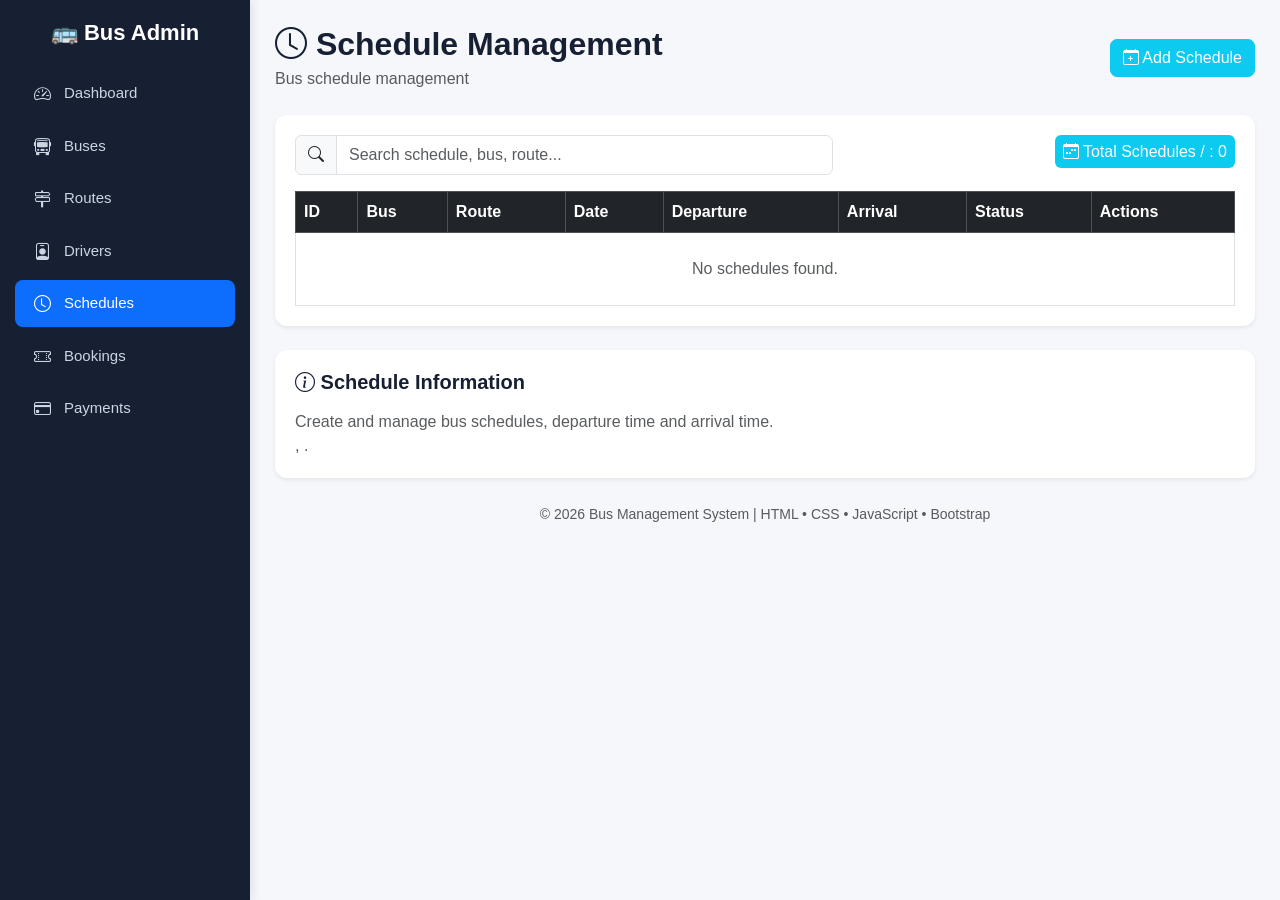
<file: schedules.html>
<!DOCTYPE html>
<html lang="en">

<head>

    <meta charset="UTF-8">

    <meta name="viewport" content="width=device-width, initial-scale=1.0">

    <title>Schedule Management - Bus Management System</title>

    <!-- Bootstrap 5 -->
    <link href="https://cdn.jsdelivr.net/npm/bootstrap@5.3.3/dist/css/bootstrap.min.css" rel="stylesheet">

    <!-- Bootstrap Icons -->
    <link rel="stylesheet" href="https://cdn.jsdelivr.net/npm/bootstrap-icons@1.11.3/font/bootstrap-icons.min.css">

    <!-- Project CSS -->
    <link rel="stylesheet" href="css/style.css">

</head>


<body>

    <!-- =====================================================
         MAIN LAYOUT
    ====================================================== -->

    <div class="d-flex">


        <!-- =================================================
             SIDEBAR
        ================================================== -->

        <div class="sidebar">

            <h3 class="text-center mb-4">
                🚌 Bus Admin
            </h3>


            <a href="index.html">

                <i class="bi bi-speedometer2"></i>

                <span>Dashboard</span>

            </a>


            <a href="buses.html">

                <i class="bi bi-bus-front"></i>

                <span>Buses</span>

            </a>


            <a href="routes.html">

                <i class="bi bi-signpost-2"></i>

                <span>Routes</span>

            </a>


            <a href="drivers.html">

                <i class="bi bi-person-badge"></i>

                <span>Drivers</span>

            </a>


            <a href="schedules.html" class="active">

                <i class="bi bi-clock"></i>

                <span>Schedules</span>

            </a>


            <a href="bookings.html">

                <i class="bi bi-ticket-perforated"></i>

                <span>Bookings</span>

            </a>


            <a href="payments.html">

                <i class="bi bi-credit-card"></i>

                <span>Payments</span>

            </a>

        </div>


        <!-- =================================================
             MAIN CONTENT
        ================================================== -->

        <div class="main-content">


            <!-- =================================================
                 HEADER
            ================================================== -->

            <div class="d-flex justify-content-between align-items-center mb-4">

                <div>

                    <h2 class="fw-bold mb-1">

                        <i class="bi bi-clock"></i> Schedule Management

                    </h2>


                    <p class="text-muted mb-0">

                        Bus schedule management</p>

                </div>


                <button type="button" class="btn btn-info text-white" data-bs-toggle="modal" data-bs-target="#scheduleModal" onclick="clearScheduleForm()">

                    <i class="bi bi-calendar-plus"></i>

                    Add Schedule</button>

            </div>


            <!-- =================================================
                 SCHEDULE TABLE
            ================================================== -->

            <div class="card shadow-sm border-0">

                <div class="card-body">


                    <!-- SEARCH -->

                    <div class="row mb-3">

                        <div class="col-md-7">

                            <div class="input-group">

                                <span class="input-group-text">

                                    <i class="bi bi-search"></i>

                                </span>


                                <input type="text" id="scheduleSearch" class="form-control" placeholder="Search schedule, bus, route..." onkeyup="searchSchedules()">

                            </div>

                        </div>


                        <div class="col-md-5 text-md-end mt-2 mt-md-0">

                            <span class="badge bg-info text-white fs-6 p-2">

                                <i class="bi bi-calendar-week"></i>

                                Total Schedules /

                                 :

                                <span id="scheduleCount">

                                    0

                                </span>

                            </span>

                        </div>

                    </div>


                    <!-- =================================================
                         TABLE
                    ================================================== -->

                    <div class="table-responsive">

                        <table class="table table-hover table-bordered align-middle">

                            <thead class="table-dark">

                                <tr>

                                    <th>
                                        ID
                                    </th>

                                    <th>
                                        Bus</th>

                                    <th>
                                        Route</th>

                                    <th>
                                        Date</th>

                                    <th>
                                        Departure</th>

                                    <th>
                                        Arrival</th>

                                    <th>
                                        Status</th>

                                    <th>
                                        Actions</th>

                                </tr>

                            </thead>


                            <tbody id="scheduleTable">

                                <!-- JavaScript will load schedules -->

                            </tbody>

                        </table>

                    </div>

                </div>

            </div>


            <!-- =================================================
                 INFORMATION
            ================================================== -->

            <div class="card shadow-sm border-0 mt-4">

                <div class="card-body">

                    <h5 class="fw-bold mb-3">

                        <i class="bi bi-info-circle"></i> Schedule Information</h5>


                    <p class="text-muted mb-0">

                        Create and manage bus schedules, departure time and arrival time.

                        <br>  ,       .

                    </p>

                </div>

            </div>


            <!-- =================================================
                 FOOTER
            ================================================== -->

            <div class="text-center text-muted mt-4 mb-3">

                <small>

                    © 2026 Bus Management System

                    | HTML • CSS • JavaScript • Bootstrap

                </small>

            </div>


        </div>

    </div>


    <!-- =====================================================
         ADD / EDIT SCHEDULE MODAL
    ====================================================== -->

    <div class="modal fade" id="scheduleModal" tabindex="-1" aria-hidden="true">

        <div class="modal-dialog modal-lg modal-dialog-centered">

            <div class="modal-content">


                <!-- MODAL HEADER -->

                <div class="modal-header">

                    <h5 class="modal-title fw-bold">

                        <i class="bi bi-calendar-plus"></i> Add Schedule</h5>


                    <button type="button" class="btn-close" data-bs-dismiss="modal" aria-label="Close">
                    </button>

                </div>


                <!-- MODAL BODY -->

                <div class="modal-body">


                    <!-- HIDDEN ID -->

                    <input type="hidden" id="scheduleId">


                    <!-- BUS -->

                    <div class="mb-3">

                        <label for="scheduleBus" class="form-label fw-semibold">

                            Bus<span class="text-danger">
                                *
                            </span>

                        </label>


                        <input type="text" id="scheduleBus" class="form-control" placeholder="Enter Bus Number">

                    </div>


                    <!-- ROUTE -->

                    <div class="mb-3">

                        <label for="scheduleRoute" class="form-label fw-semibold">

                            Route<span class="text-danger">
                                *
                            </span>

                        </label>


                        <input type="text" id="scheduleRoute" class="form-control" placeholder="Enter Route Name">

                    </div>


                    <!-- DATE -->

                    <div class="mb-3">

                        <label for="scheduleDate" class="form-label fw-semibold">

                            Date<span class="text-danger">
                                *
                            </span>

                        </label>


                        <input type="date" id="scheduleDate" class="form-control">

                    </div>


                    <!-- TIME ROW -->

                    <div class="row">


                        <!-- DEPARTURE -->

                        <div class="col-md-6 mb-3">

                            <label for="departureTime" class="form-label fw-semibold">

                                Departure Time<span class="text-danger">
                                    *
                                </span>

                            </label>


                            <input type="time" id="departureTime" class="form-control">

                        </div>


                        <!-- ARRIVAL -->

                        <div class="col-md-6 mb-3">

                            <label for="arrivalTime" class="form-label fw-semibold">

                                Arrival Time<span class="text-danger">
                                    *
                                </span>

                            </label>


                            <input type="time" id="arrivalTime" class="form-control">

                        </div>

                    </div>


                    <!-- STATUS -->

                    <div class="mb-3">

                        <label for="scheduleStatus" class="form-label fw-semibold">

                            Status</label>


                        <select id="scheduleStatus" class="form-select">

                            <option value="Scheduled">

                                Scheduled</option>


                            <option value="Active">

                                Active</option>


                            <option value="Completed">

                                Completed</option>


                            <option value="Cancelled">

                                Cancelled</option>

                        </select>

                    </div>

                </div>


                <!-- MODAL FOOTER -->

                <div class="modal-footer">


                    <button type="button" class="btn btn-secondary" data-bs-dismiss="modal">

                        <i class="bi bi-x-circle"></i>

                        Cancel</button>


                    <button type="button" class="btn btn-info text-white" onclick="saveSchedule()">

                        <i class="bi bi-check-circle"></i>

                        Save Schedule</button>

                </div>

            </div>

        </div>

    </div>


    <!-- =====================================================
         BOOTSTRAP JS
    ====================================================== -->

    <script src="https://cdn.jsdelivr.net/npm/bootstrap@5.3.3/dist/js/bootstrap.bundle.min.js">
    </script>


    <!-- =====================================================
         APP JS
    ====================================================== -->

    <script src="app.js"></script>


    <!-- =====================================================
         SCHEDULE JS
    ====================================================== -->

    <script src="js/schedules.js"></script>


</body>

</html>
</file>
<file: css/style.css>
/* =========================================================
   BUS MANAGEMENT SYSTEM
   MAIN STYLE SHEET
   ========================================================= */


/* =========================================================
   GLOBAL
   ========================================================= */

* {
    box-sizing: border-box;
}

html {
    margin: 0;
    padding: 0;
    width: 100%;
}

body {
    margin: 0;
    padding: 0;
    width: 100%;
    min-height: 100vh;
    background-color: #f5f7fb;
    font-family: Arial, Helvetica, sans-serif;
    color: #172033;
    overflow-x: hidden;
}


/* =========================================================
   SIDEBAR
   ========================================================= */

.sidebar {
    position: fixed;
    top: 0;
    left: 0;
    width: 250px;
    height: 100vh;
    min-height: 100vh;
    background: #172033;
    color: #ffffff;
    padding: 20px 15px;
    overflow-y: auto;
    overflow-x: hidden;
    z-index: 1000;
    box-shadow: 2px 0 10px rgba(0, 0, 0, 0.10);
}


/* Sidebar Title */

.sidebar h3 {
    margin: 0 0 25px 0;
    padding: 0 10px;
    color: #ffffff;
    font-size: 22px;
    font-weight: 700;
    white-space: nowrap;
}


/* Sidebar Navigation */

.sidebar nav {
    width: 100%;
}


/* Sidebar Links */

.sidebar a {
    display: flex;
    align-items: center;
    width: 100%;
    min-height: 46px;
    margin-bottom: 6px;
    padding: 12px 15px;
    border-radius: 8px;
    color: #cbd5e1;
    text-decoration: none;
    font-size: 15px;
    transition: background-color 0.2s ease, color 0.2s ease, transform 0.2s ease;
}


/* Sidebar Hover */

.sidebar a:hover {
    background: #26334d;
    color: #ffffff;
    transform: translateX(2px);
}


/* Active Sidebar */

.sidebar a.active {
    background: #0d6efd;
    color: #ffffff;
}


/* Sidebar Icons */

.sidebar a i {
    display: inline-flex;
    align-items: center;
    justify-content: center;
    width: 24px;
    min-width: 24px;
    margin-right: 10px;
    font-size: 17px;
    text-align: center;
}


/* Sidebar Text */

.sidebar a span {
    display: inline-block;
    white-space: nowrap;
}


/* =========================================================
   MAIN CONTENT
   ========================================================= */

.main-content {
    margin-left: 250px;
    width: calc(100% - 250px);
    min-height: 100vh;
    padding: 25px;
    overflow-x: hidden;
}


/* =========================================================
   PAGE HEADINGS
   ========================================================= */

.main-content h1,
.main-content h2,
.main-content h3,
.main-content h4,
.main-content h5,
.main-content h6 {
    color: #172033;
}

.main-content h2 {
    margin-top: 0;
    font-weight: 700;
}


/* =========================================================
   DASHBOARD CARDS
   ========================================================= */

.dashboard-card {
    display: flex;
    align-items: center;
    justify-content: space-between;
    width: 100%;
    min-height: 130px;
    padding: 25px;
    background: #ffffff;
    border: 1px solid #eeeeee;
    border-radius: 12px;
    box-shadow: 0 3px 12px rgba(0, 0, 0, 0.08);
    transition: transform 0.2s ease, box-shadow 0.2s ease;
}


/* Dashboard Card Hover */

.dashboard-card:hover {
    transform: translateY(-2px);
    box-shadow: 0 6px 18px rgba(0, 0, 0, 0.12);
}


/* Dashboard Card Heading */

.dashboard-card h6 {
    margin: 0 0 10px 0;
    color: #6c757d;
    font-size: 15px;
    font-weight: 500;
}


/* Dashboard Card Number */

.dashboard-card h2 {
    margin: 0;
    color: #172033;
    font-size: 32px;
    font-weight: 700;
}


/* Dashboard Card Links */

.dashboard-card a {
    display: inline-block;
    margin-top: 10px;
    color: #0d6efd;
    text-decoration: none;
    font-size: 15px;
}

.dashboard-card a:hover {
    text-decoration: underline;
}


/* =========================================================
   DASHBOARD ICON
   ========================================================= */

.icon {
    display: flex;
    align-items: center;
    justify-content: center;
    width: 60px;
    height: 60px;
    font-size: 40px;
    flex-shrink: 0;
}


/* =========================================================
   NORMAL BOOTSTRAP CARDS
   ========================================================= */

.card {
    border: none;
    border-radius: 12px;
    background: #ffffff;
    box-shadow: 0 3px 12px rgba(0, 0, 0, 0.08);
}


/* =========================================================
   CARD BODY
   ========================================================= */

.card-body {
    padding: 20px;
}


/* =========================================================
   TABLE
   ========================================================= */

.table {
    width: 100%;
    margin-bottom: 0;
    background: #ffffff;
}

.table th {
    white-space: nowrap;
    font-weight: 600;
}

.table td,
.table th {
    vertical-align: middle;
}


/* Table responsive */

.table-responsive {
    width: 100%;
    overflow-x: auto;
    -webkit-overflow-scrolling: touch;
}


/* =========================================================
   BUTTONS
   ========================================================= */

.btn {
    border-radius: 7px;
    transition: transform 0.15s ease, box-shadow 0.15s ease;
}

.btn:hover {
    transform: translateY(-1px);
}


/* Quick Action Buttons */

.btn.p-3 {
    min-height: 58px;
    font-size: 15px;
    font-weight: 500;
}


/* =========================================================
   FORM CONTROLS
   ========================================================= */

.form-control,
.form-select {
    min-height: 40px;
    border-radius: 7px;
}

.form-control:focus,
.form-select:focus {
    border-color: #0d6efd;
    box-shadow: 0 0 0 0.2rem rgba(13, 110, 253, 0.15);
}


/* =========================================================
   INPUT GROUP
   ========================================================= */

.input-group-text {
    background: #f8f9fa;
}


/* =========================================================
   MODAL
   ========================================================= */

.modal-content {
    border: none;
    border-radius: 12px;
    box-shadow: 0 10px 35px rgba(0, 0, 0, 0.20);
}

.modal-header {
    border-bottom: 1px solid #eeeeee;
}

.modal-footer {
    border-top: 1px solid #eeeeee;
}


/* =========================================================
   BADGES
   ========================================================= */

.badge {
    font-weight: 500;
}


/* =========================================================
   SEARCH AREA
   ========================================================= */

.input-group {
    width: 100%;
}


/* =========================================================
   FOOTER
   ========================================================= */

.main-content>.text-center {
    width: 100%;
}


/* =========================================================
   SIDEBAR SCROLLBAR
   ========================================================= */

.sidebar::-webkit-scrollbar {
    width: 6px;
}

.sidebar::-webkit-scrollbar-track {
    background: #172033;
}

.sidebar::-webkit-scrollbar-thumb {
    background: #3d4b63;
    border-radius: 10px;
}


/* =========================================================
   DASHBOARD GRID
   ========================================================= */

.dashboard-grid {
    display: grid;
    grid-template-columns: repeat(3, minmax(0, 1fr));
    gap: 20px;
    width: 100%;
}


/* =========================================================
   QUICK ACTION GRID
   ========================================================= */

.quick-action-grid {
    display: grid;
    grid-template-columns: repeat(3, minmax(0, 1fr));
    gap: 15px;
    width: 100%;
}


/* =========================================================
   TABLET
   ========================================================= */

@media (max-width: 992px) {
    .sidebar {
        width: 210px;
    }
    .main-content {
        margin-left: 210px;
        width: calc(100% - 210px);
        padding: 20px;
    }
    .dashboard-grid {
        grid-template-columns: repeat(2, minmax(0, 1fr));
    }
    .quick-action-grid {
        grid-template-columns: repeat(2, minmax(0, 1fr));
    }
}


/* =========================================================
   MOBILE
   ========================================================= */

@media (max-width: 768px) {
    .sidebar {
        width: 70px;
        padding: 15px 8px;
    }
    .sidebar h3 {
        margin-bottom: 20px;
        padding: 0;
        font-size: 0;
        text-align: center;
    }
    .sidebar h3:first-letter {
        font-size: 25px;
    }
    .sidebar a {
        justify-content: center;
        padding: 12px 5px;
        font-size: 0;
        text-align: center;
    }
    .sidebar a i {
        width: auto;
        min-width: auto;
        margin: 0;
        font-size: 20px;
    }
    .sidebar a span {
        display: none;
    }
    .main-content {
        margin-left: 70px;
        width: calc(100% - 70px);
        padding: 15px;
    }
    .dashboard-grid {
        grid-template-columns: 1fr;
        gap: 15px;
    }
    .quick-action-grid {
        grid-template-columns: 1fr;
        gap: 12px;
    }
    .dashboard-card {
        padding: 20px;
    }
}


/* =========================================================
   SMALL MOBILE
   ========================================================= */

@media (max-width: 480px) {
    .sidebar {
        width: 60px;
        padding: 10px 5px;
    }
    .sidebar a {
        padding: 11px 3px;
    }
    .sidebar a i {
        font-size: 18px;
    }
    .main-content {
        margin-left: 60px;
        width: calc(100% - 60px);
        padding: 10px;
    }
    .dashboard-card {
        min-height: 110px;
        padding: 16px;
    }
    .dashboard-card h2 {
        font-size: 26px;
    }
    .icon {
        width: 45px;
        height: 45px;
        font-size: 30px;
    }
    .main-content .d-flex.justify-content-between {
        flex-wrap: wrap;
        gap: 15px;
    }
}
</file>
